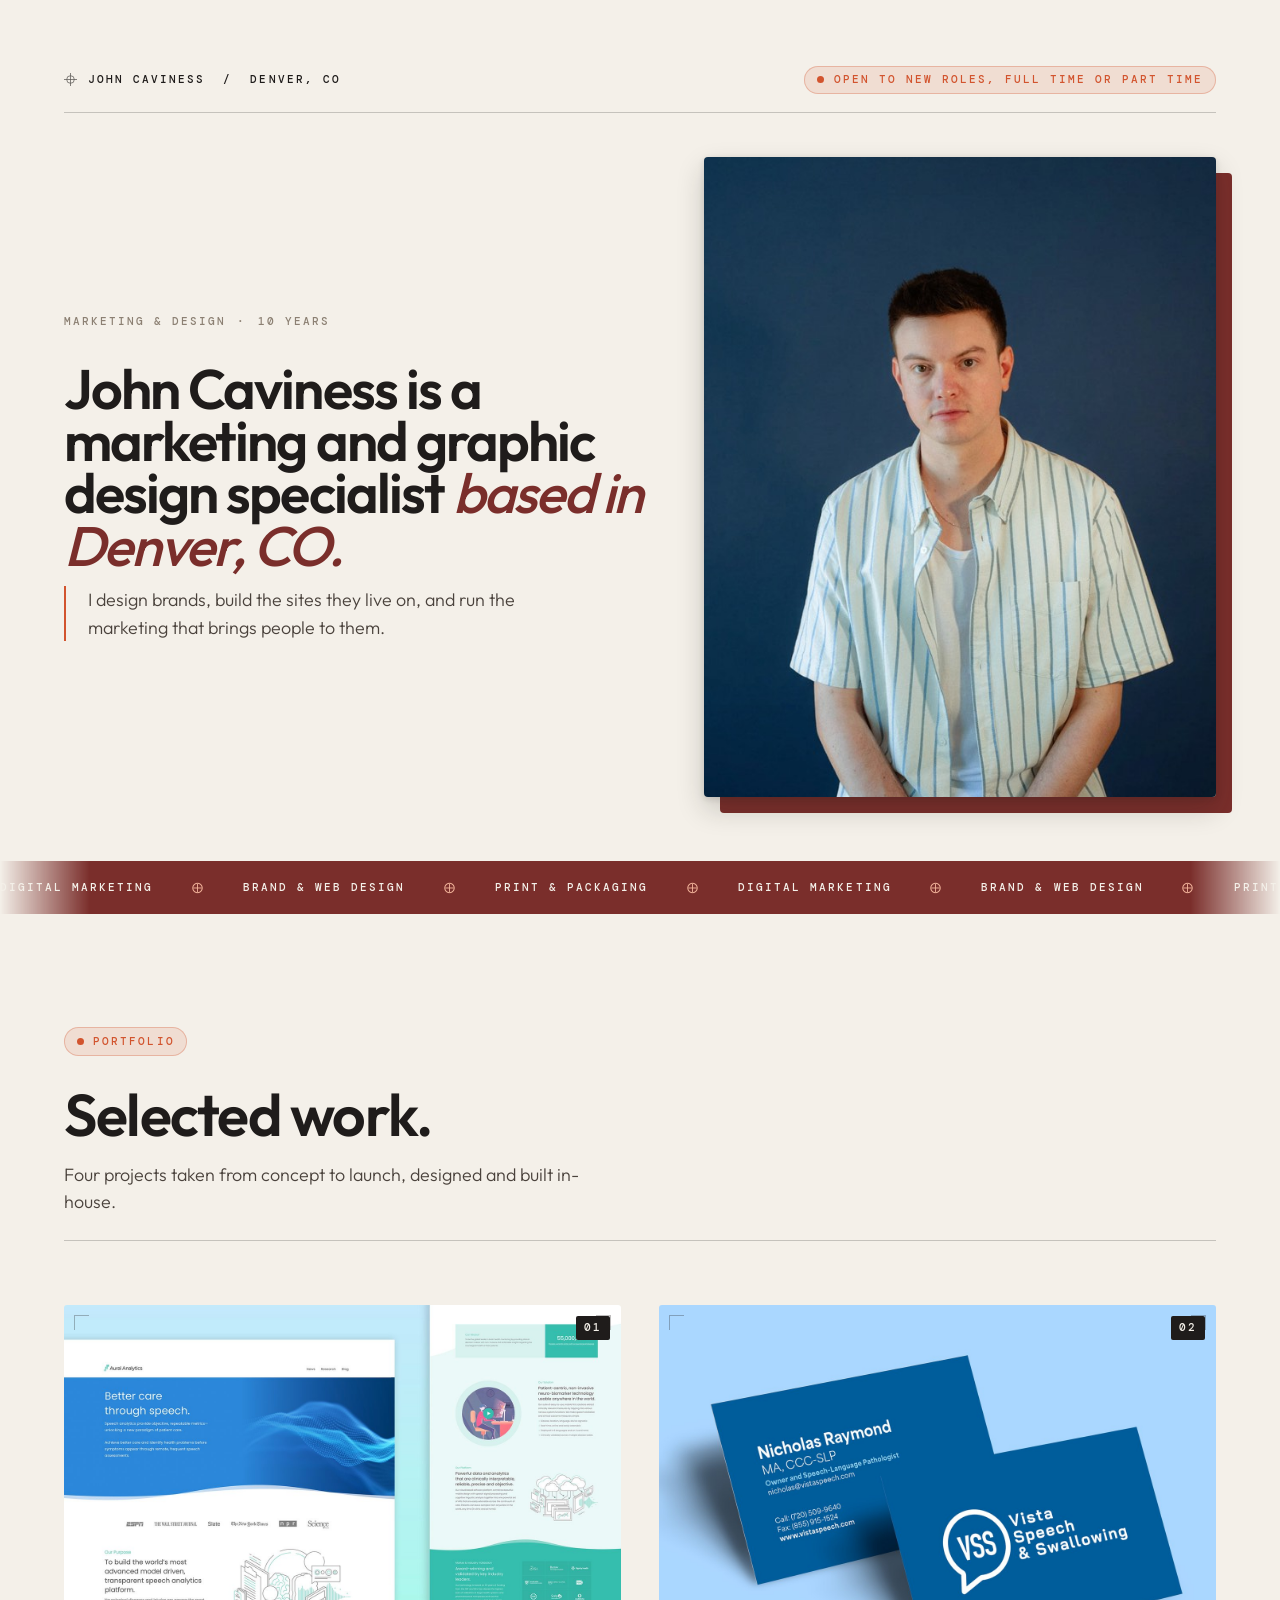
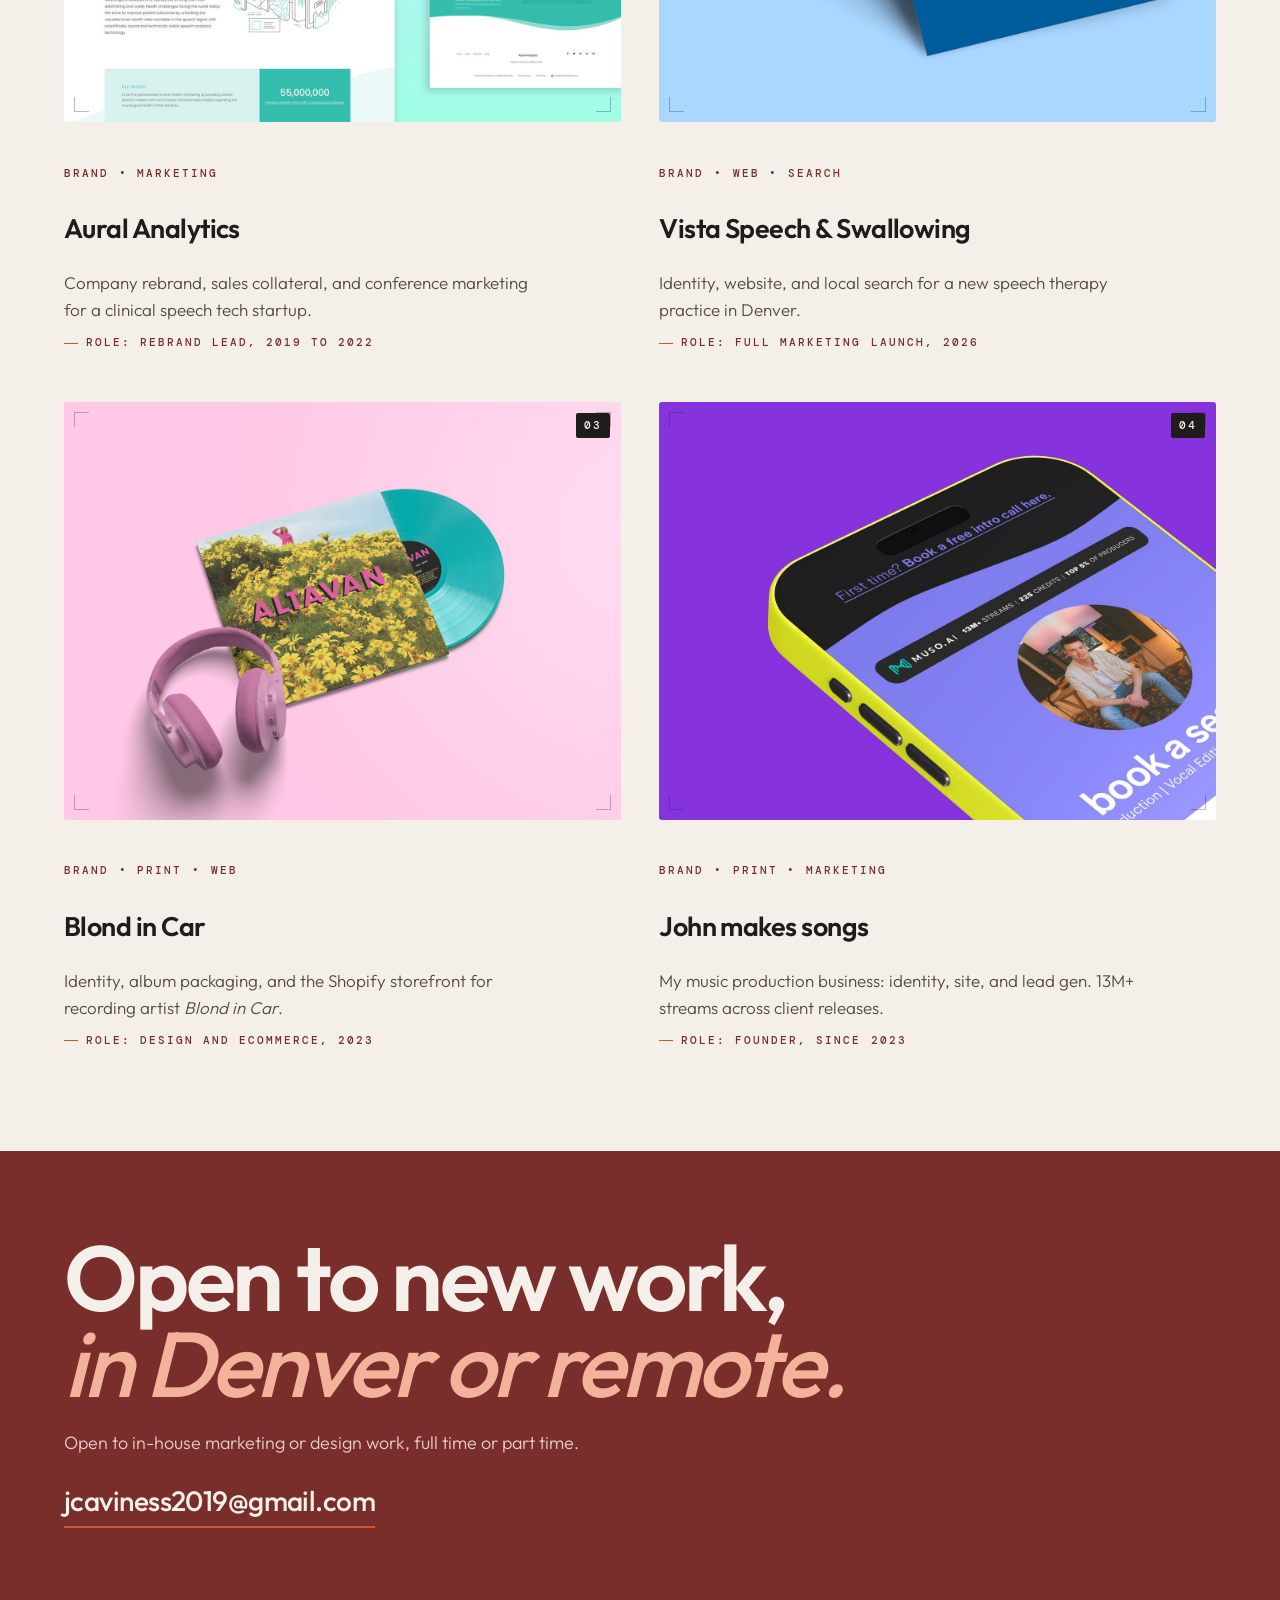
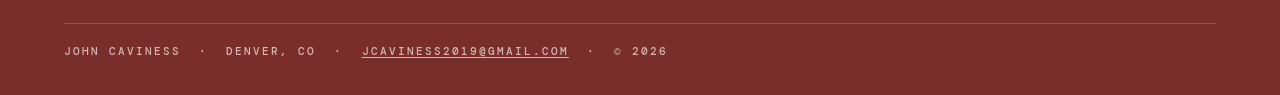
<file: index.html>
<!DOCTYPE html>
<html lang="en">
<head>
<meta charset="utf-8">
<meta name="viewport" content="width=device-width, initial-scale=1">
<meta name="robots" content="noindex, nofollow">
<meta name="description" content="John Caviness is a marketing and graphic design specialist in Denver, CO. Brand, web, print, and the campaigns that bring people in.">
<meta property="og:title" content="John Caviness &mdash; Marketing &amp; Graphic Design, Denver">
<meta property="og:description" content="John Caviness is a marketing and graphic design specialist in Denver, CO. Brand, web, print, and the campaigns that bring people in.">
<meta property="og:type" content="website">
<meta property="og:url" content="https://johnmakeswebsites.github.io/portfolio/">
<meta property="og:image" content="https://johnmakeswebsites.github.io/portfolio/assets/img/john-caviness.jpg">
<meta property="og:image:width" content="1200">
<meta property="og:image:height" content="630">
<meta property="og:image:alt" content="John Caviness">
<meta name="twitter:card" content="summary_large_image">
<title>John Caviness &mdash; Marketing &amp; Graphic Design, Denver</title>
<link rel="preconnect" href="https://fonts.googleapis.com">
<link rel="preconnect" href="https://fonts.gstatic.com" crossorigin>
<link rel="stylesheet" href="https://fonts.googleapis.com/css2?family=Outfit:wght@300;400;500;600;700&family=DM+Mono:wght@400;500&display=swap">

<style>
/* ============================================================
   TWO INKS, ONE PASS.
   Oxblood and vermilion on bone stock. Riso mechanics — overprint,
   halftone, misregistration, knockout — with a grown-up palette.
   Single committed visual world; every colour painted explicitly.
   ============================================================ */
:root{
  --paper:#F4F0E9;
  --paper-2:#EAE4D9;
  --ink:#1F1C1B;
  --ox:#7A2E2B;          /* ink 1 */
  --ox-lift:#96413B;
  --vermilion:#D2542E;   /* ink 2 */
  --vermilion-pale:#F2B39A;
  --overprint:#640F07;   /* where the two plates cross */
  --stone:#8C8073;
  --plate:#FBF9F4;      /* work tiles: a shade up from the page stock */

  --fs-display:clamp(2.9rem,7.2vw,6.5rem);
  --fs-h2:clamp(2rem,4.6vw,3.7rem);
  --fs-h3:clamp(1.3rem,2.1vw,1.85rem);
  --fs-lede:clamp(1.05rem,1.4vw,1.3rem);
  --fs-label:.7rem;

  --gutter:clamp(1.5rem,5vw,5rem);
  --max:1280px;
  --ease:cubic-bezier(.22,.61,.36,1);
}

*,*::before,*::after{box-sizing:border-box;}
html{-webkit-text-size-adjust:100%;scroll-behavior:smooth;}
@media (prefers-reduced-motion:reduce){html{scroll-behavior:auto;}}

body{
  margin:0;
  background:var(--paper);
  color:var(--ink);
  font-family:"Outfit",-apple-system,BlinkMacSystemFont,"Segoe UI",sans-serif;
  font-size:1.0625rem;line-height:1.6;
  -webkit-font-smoothing:antialiased;
  overflow-x:hidden;
}

img,canvas{max-width:100%;display:block;}

/* ---------- type primitives ---------- */
.label{
  font-family:"DM Mono",ui-monospace,"SFMono-Regular",Menlo,monospace;
  font-size:var(--fs-label);font-weight:500;letter-spacing:.18em;
  text-transform:uppercase;line-height:1.4;
}
.display{font-size:var(--fs-display);font-weight:600;line-height:.94;letter-spacing:-.035em;margin:0;}
.display-locked{text-wrap:initial;}
.h2{font-size:var(--fs-h2);font-weight:600;line-height:1;letter-spacing:-.03em;text-wrap:balance;margin:0;}
.h3{font-size:var(--fs-h3);font-weight:600;line-height:1.12;letter-spacing:-.02em;margin:0;}
.lede{font-size:var(--fs-lede);font-weight:300;line-height:1.52;margin:0;}
.ink-accent{color:var(--ox);font-weight:500;font-style:italic;}

.wrap{width:100%;max-width:var(--max);margin-inline:auto;padding-inline:var(--gutter);}
.reg{width:13px;height:13px;flex:0 0 auto;opacity:.7;}


/* ============================================================
   1. HERO — bone plate
   ============================================================ */
.hero{position:relative;padding-block:clamp(1.75rem,4vw,3rem) clamp(2.5rem,5vw,4.5rem);overflow:hidden;}
.rail{
  display:flex;align-items:center;justify-content:space-between;gap:1.5rem;flex-wrap:wrap;
  padding-block:1.1rem;border-bottom:1px solid rgba(31,28,27,.22);color:var(--stone);
}
.rail-left{display:flex;align-items:center;gap:.7rem;color:var(--ink);}
/* the pill: one shape shared by the availability badge and the section
   eyebrows — vermilion type over a wash of the same ink, hairline inside */
.status,.sec-eyebrow{
  display:inline-flex;align-items:center;gap:.6rem;
  padding:.4rem .8rem;border-radius:999px;
  color:var(--vermilion);
  background:rgba(210,84,46,.12);
  box-shadow:inset 0 0 0 1px rgba(210,84,46,.3);
}
.status .dot,.sec-eyebrow .dot{background:var(--vermilion);}
a.status{text-decoration:none;}
a.status:hover,a.status:focus-visible{background:rgba(210,84,46,.2);}
.dot{width:7px;height:7px;border-radius:50%;background:var(--ox);animation:pulse 2.6s var(--ease) infinite;}
@keyframes pulse{
  0%{box-shadow:0 0 0 0 rgba(210,84,46,.55);}
  70%{box-shadow:0 0 0 7px rgba(210,84,46,0);}
  100%{box-shadow:0 0 0 0 rgba(210,84,46,0);}
}

.hero-grid{
  display:grid;grid-template-columns:minmax(0,1.15fr) minmax(0,1fr);
  gap:clamp(2.5rem,4vw,4.25rem);align-items:center;padding-top:clamp(1.75rem,3.5vw,3.25rem);
}
@media (max-width:900px){.hero-grid{grid-template-columns:1fr;align-items:start;}}
.hero-eyebrow{display:flex;align-items:center;gap:.7rem;color:var(--stone);margin-bottom:clamp(1.25rem,2.5vw,2rem);}
.hero-body{display:grid;gap:clamp(1.5rem,3vw,2.25rem);margin-top:clamp(.75rem,1.2vw,1.1rem);}
.hero-lede{color:#4A423C;max-width:44ch;border-left:2px solid var(--vermilion);padding-left:1.35rem;}

/* ---------- the halftone portrait ---------- */
.portrait{position:relative;justify-self:end;width:100%;}
@media (min-width:901px){
  .portrait{max-width:calc((100vh - 15rem) * .8);}
}
/* A flat plate laid down first, off register, behind the photo. */
.plate-ghost{
  position:absolute;inset:0;
  transform:translate(16px,16px);
  border-radius:4px;
  background:var(--ox);
  pointer-events:none;
}
.plate{
  position:relative;
  aspect-ratio:4/5;
  border-radius:4px;
  overflow:hidden;
  background:var(--paper-2);
  /* lifts the photo off the oxblood plate behind it — warm ink, not black */
  box-shadow:0 2px 6px rgba(31,28,27,.14),0 12px 28px rgba(31,28,27,.20);
}
.plate img{
  position:absolute;inset:0;width:100%;height:100%;
  object-fit:cover;object-position:50% 14%;
}
.portrait-cap{
  position:absolute;left:0;bottom:0;z-index:3;
  display:flex;align-items:center;gap:.6rem;
  padding:.55rem 1rem;background:var(--ox);color:var(--paper);
  border-top-right-radius:8px;
}

/* ============================================================
   2. MARQUEE — oxblood plate, knockout type
   ============================================================ */
.marquee{
  position:relative;background:var(--ox);color:var(--paper);
  padding-block:1.15rem;overflow:hidden;
  -webkit-mask-image:linear-gradient(90deg,transparent,#000 7%,#000 93%,transparent);
  mask-image:linear-gradient(90deg,transparent,#000 7%,#000 93%,transparent);
}
.marquee-track{position:relative;z-index:2;display:flex;width:max-content;animation:slide 42s linear infinite;}
.marquee:hover .marquee-track{animation-play-state:paused;}
.marquee-set{display:flex;align-items:center;gap:2.4rem;padding-right:2.4rem;}
.marquee-set span{white-space:nowrap;}
.marquee-set .sep{color:var(--vermilion-pale);}
@keyframes slide{to{transform:translateX(-50%);}}
@media (prefers-reduced-motion:reduce){
  .marquee-track{animation:none;}
  .marquee{-webkit-mask-image:none;mask-image:none;}
}



/* ============================================================
   3. WORK — bone plate
   ============================================================ */
.work{background:var(--paper);padding-block:clamp(4rem,8vw,7rem);}
.sec-head{
  display:flex;align-items:flex-end;justify-content:space-between;gap:2rem;flex-wrap:wrap;
  padding-bottom:1.5rem;border-bottom:1px solid rgba(31,28,27,.22);
  margin-bottom:clamp(2.5rem,5vw,4rem);
}
.sec-head .label:not(.sec-eyebrow){color:var(--ox);display:flex;align-items:center;gap:.65rem;}
.sec-head-copy{display:grid;gap:1.1rem;max-width:52ch;}
.sec-count{color:var(--stone);}
/* the eyebrow prints in vermilion over a pale wash of the same ink, so the
   head carries both plates before the grid does */
.sec-eyebrow{justify-self:start;}
.sec-lede{color:#4A423C;max-width:46ch;}
.sec-count{display:flex;align-items:center;gap:.65rem;}
.sec-count::before{content:"";width:22px;height:1px;background:var(--ox);flex:none;}
.h2{position:relative;}
.work-grid{display:grid;grid-template-columns:repeat(2,minmax(0,1fr));gap:clamp(2rem,4vw,3.25rem) clamp(1.75rem,3vw,3rem);}
/* cards share the grid's rows, so plate, labels, titles and copy each sit
   on one baseline across a row regardless of how long the text runs */
@supports (grid-template-rows:subgrid){
  .work-grid{grid-auto-rows:auto;}
  .card{grid-row:span 4;grid-template-rows:subgrid;gap:0;}
  .card-plate{margin-bottom:1.25rem;}
  .card-meta{margin-bottom:.55rem;}
  .card-title{margin-bottom:.35rem;}
}
@media (max-width:800px){.work-grid{grid-template-columns:1fr;}}

.card{display:grid;gap:1.25rem;text-decoration:none;color:inherit;}
.card-role{
  color:var(--ox);display:inline-flex;align-items:center;gap:.5rem;margin-top:.7rem;
}
.card-role::before{content:"";width:14px;height:1px;background:var(--vermilion);flex:none;}
.card-plate{
  position:relative;aspect-ratio:4/3;border-radius:3px;overflow:hidden;
  background:var(--plate);box-shadow:inset 0 0 0 1px rgba(31,28,27,.13);
  transition:transform .4s var(--ease),box-shadow .4s var(--ease);
}
.card:hover .card-plate,.card:focus-visible .card-plate{transform:translate(-5px,-5px);box-shadow:inset 0 0 0 1px rgba(31,28,27,.13),5px 5px 0 0 var(--vermilion);}
.card:focus-visible{outline:none;}
.card:focus-visible .card-plate{outline:2px solid var(--ox);outline-offset:4px;}
/* One container for all four: light stock, hairline rule, identical
   padding. The palette lives in the frame now — brackets, badge, mono
   labels — so the grid reads as a set whatever the images are. */
.card-art{position:absolute;inset:0;background:var(--plate);}
.card-shot{
  position:absolute;inset:0;width:100%;height:100%;
  object-fit:cover;object-position:50% 50%;
  transition:transform .5s var(--ease);
}
/* interim state: no work photography yet, so the mark prints on the stock.
   swap .card-mark for .card-shot when the images land — nothing else changes. */
.card-mark{
  position:absolute;left:50%;top:50%;
  width:var(--logo-w);max-height:52%;
  transform:translate(-50%,-50%);
  object-fit:contain;
  filter:brightness(0);opacity:.82;
  transition:transform .5s var(--ease);
}
/* full-colour marks print as supplied — no ink conversion */
.card-mark.colour{filter:none;opacity:1;}
.card:hover .card-shot,.card:focus-visible .card-shot{transform:scale(1.03);}
.card:hover .card-mark,.card:focus-visible .card-mark{transform:translate(-50%,-50%) scale(1.03);}

.crop{position:absolute;width:15px;height:15px;pointer-events:none;opacity:.7;z-index:2;}
.crop-tl{top:10px;left:10px;border-top:1px solid rgba(31,28,27,.42);border-left:1px solid rgba(31,28,27,.42);}
.crop-tr{top:10px;right:10px;border-top:1px solid rgba(31,28,27,.42);border-right:1px solid rgba(31,28,27,.42);}
.crop-bl{bottom:10px;left:10px;border-bottom:1px solid rgba(31,28,27,.42);border-left:1px solid rgba(31,28,27,.42);}
.crop-br{bottom:10px;right:10px;border-bottom:1px solid rgba(31,28,27,.42);border-right:1px solid rgba(31,28,27,.42);}
.card-idx{position:absolute;top:11px;right:11px;z-index:2;background:var(--ink);color:var(--paper);padding:.28rem .5rem;border-radius:2px;}
.card-meta{display:flex;align-items:center;gap:.6rem;color:var(--ox);}
.card-title{display:flex;align-items:baseline;gap:.6rem;transition:color .25s var(--ease);}
.card:hover .card-title{color:var(--ox);}
.card-scope{color:#544B44;font-weight:300;max-width:44ch;margin:0;}

/* ============================================================
   4. CTA — solid oxblood plate, knockout type
   ============================================================ */
.cta{
  position:relative;background:var(--ox);color:var(--paper);
  padding-block:clamp(3.25rem,6.5vw,5.5rem) clamp(1.5rem,3vw,2.25rem);overflow:hidden;
}
.cta > *{position:relative;z-index:2;}
.cta-inner{display:grid;gap:clamp(2.25rem,4.5vw,3.5rem);}
.cta-head{display:grid;gap:1.4rem;justify-items:start;}
.cta .ink-accent{color:var(--vermilion-pale);}
.cta-body{color:#E7CFC9;max-width:46ch;}
.cta-mail{
  display:inline-block;color:var(--paper);text-decoration:none;
  font-size:clamp(1.15rem,2.4vw,1.75rem);font-weight:500;letter-spacing:-.02em;
  border-bottom:2px solid var(--vermilion);padding-bottom:.15rem;
}
.cta-mail:hover,.cta-mail:focus-visible{color:var(--vermilion-pale);}
.foot-mail{color:inherit;text-decoration:underline;text-underline-offset:2px;}
.foot-mail:hover,.foot-mail:focus-visible{color:var(--vermilion-pale);}

.foot{
  display:flex;justify-content:space-between;gap:1.5rem;flex-wrap:wrap;
  margin-top:clamp(1.5rem,3vw,2.5rem);padding-top:1.25rem;
  border-top:1px solid rgba(244,240,233,.22);color:#D3B6AF;
}
a:focus-visible{outline:2px solid var(--vermilion);outline-offset:3px;border-radius:2px;}

/* ---------- scroll reveal (JS-gated) ---------- */
.js-reveal .reveal{opacity:0;transform:translateY(16px);}
.js-reveal .reveal.is-in{opacity:1;transform:none;transition:opacity .7s var(--ease),transform .7s var(--ease);}
@media (prefers-reduced-motion:reduce){
  .js-reveal .reveal{opacity:1;transform:none;}
  .dot{animation:none;}
  .card-plate,.card-logo{transition:none;}
}
</style>
</head>
<body>
<!-- =================== 1. HERO =================== -->
<header class="hero">
  <div class="wrap">
    <div class="rail label">
      <div class="rail-left">
        <svg class="reg" viewBox="0 0 24 24" fill="none" aria-hidden="true">
          <circle cx="12" cy="12" r="7" stroke="currentColor" stroke-width="1.4"/>
          <path d="M12 0v24M0 12h24" stroke="currentColor" stroke-width="1.4"/>
        </svg>
        <span>John Caviness &nbsp;/&nbsp; Denver, CO</span>
      </div>
      <a class="status" href="mailto:jcaviness2019@gmail.com"><span class="dot"></span>Open to new roles, full time or part time</a>
    </div>

    <div class="hero-grid">
      <div>
        <div class="hero-eyebrow label">
          <span>Marketing &amp; Design</span><span>&middot;</span><span>10 Years</span>
        </div>

        <h1 class="display display-locked" style="font-size:clamp(2.2rem,4.35vw,3.9rem)">
          John Caviness is a marketing and graphic design specialist
          <span class="ink-accent">based in Denver, CO.</span>
        </h1>

        <div class="hero-body">
          <p class="lede hero-lede">
            I design brands, build the sites they live on, and run the marketing
            that brings people to them.
          </p>
        </div>
      </div>

      <div class="portrait">
        <div class="plate-ghost" aria-hidden="true"></div>
        <div class="plate" id="plate">
          <img id="src" src="[data-uri]" alt="John Caviness.">
        </div>
      </div>
    </div>
  </div>
</header>

<!-- =================== 2. MARQUEE =================== -->
<div class="marquee" aria-hidden="true">
  <div class="marquee-track">
    <div class="marquee-set label">
      <span>Digital Marketing</span><span class="sep">&#10753;</span><span>Brand &amp; Web Design</span><span class="sep">&#10753;</span><span>Print &amp; Packaging</span><span class="sep">&#10753;</span><span>Digital Marketing</span><span class="sep">&#10753;</span><span>Brand &amp; Web Design</span><span class="sep">&#10753;</span><span>Print &amp; Packaging</span><span class="sep">&#10753;</span><span>Digital Marketing</span><span class="sep">&#10753;</span><span>Brand &amp; Web Design</span><span class="sep">&#10753;</span><span>Print &amp; Packaging</span><span class="sep">&#10753;</span>
    </div>
    <div class="marquee-set label">
      <span>Digital Marketing</span><span class="sep">&#10753;</span><span>Brand &amp; Web Design</span><span class="sep">&#10753;</span><span>Print &amp; Packaging</span><span class="sep">&#10753;</span><span>Digital Marketing</span><span class="sep">&#10753;</span><span>Brand &amp; Web Design</span><span class="sep">&#10753;</span><span>Print &amp; Packaging</span><span class="sep">&#10753;</span><span>Digital Marketing</span><span class="sep">&#10753;</span><span>Brand &amp; Web Design</span><span class="sep">&#10753;</span><span>Print &amp; Packaging</span><span class="sep">&#10753;</span>
    </div>
  </div>
</div>

<!-- =================== 3. WORK =================== -->
<section class="work" id="work">
  <div class="wrap">
    <div class="sec-head reveal">
      <div class="sec-head-copy">
        <p class="label sec-eyebrow"><span class="dot" aria-hidden="true"></span>Portfolio</p>
        <h2 class="h2">Selected work.</h2>
        <p class="lede sec-lede">
          Four projects taken from concept to launch, designed and built in-house.
        </p>
      </div>
    </div>
        <div class="work-grid">

      <a class="card reveal" href="projects/aural-analytics.html">
        <div class="card-plate">
          <div class="card-art">
            <img class="card-shot" src="assets/img/work/aural-analytics-web.jpg" alt="The Aural Analytics website, home page and interior scroll">
          </div>
          <span class="crop crop-tl"></span><span class="crop crop-tr"></span>
          <span class="crop crop-bl"></span><span class="crop crop-br"></span>
          <span class="card-idx label">01</span>
        </div>
        <div class="card-meta label"><span>Brand</span><span>&bull;</span><span>Marketing</span></div>
        <h3 class="h3 card-title">Aural Analytics</h3>
        <div>
          <p class="card-scope">Company rebrand, sales collateral, and conference marketing for a clinical speech tech startup.</p>
          <span class="card-role label">Role: Rebrand lead, 2019 to 2022</span>
        </div>
      </a>

      <a class="card reveal" href="projects/vista-speech-and-swallowing.html">
        <div class="card-plate">
          <div class="card-art">
            <img class="card-shot" src="assets/img/work/vista-card.jpg" alt="Vista Speech &amp; Swallowing business cards" loading="lazy">
          </div>
          <span class="crop crop-tl"></span><span class="crop crop-tr"></span>
          <span class="crop crop-bl"></span><span class="crop crop-br"></span>
          <span class="card-idx label">02</span>
        </div>
        <div class="card-meta label"><span>Brand</span><span>&bull;</span><span>Web</span><span>&bull;</span><span>Search</span></div>
        <h3 class="h3 card-title">Vista Speech &amp; Swallowing</h3>
        <div>
          <p class="card-scope">Identity, website, and local search for a new speech therapy practice in Denver.</p>
          <span class="card-role label">Role: Full marketing launch, 2026</span>
        </div>
      </a>

      <a class="card reveal" href="projects/blond-in-car.html">
        <div class="card-plate">
          <div class="card-art">
            <img class="card-shot" src="assets/img/work/bic-vinyl.jpg" alt="The Altavan record, sleeve and turquoise vinyl" loading="lazy">
          </div>
          <span class="crop crop-tl"></span><span class="crop crop-tr"></span>
          <span class="crop crop-bl"></span><span class="crop crop-br"></span>
          <span class="card-idx label">03</span>
        </div>
        <div class="card-meta label"><span>Brand</span><span>&bull;</span><span>Print</span><span>&bull;</span><span>Web</span></div>
        <h3 class="h3 card-title">Blond in Car</h3>
        <div>
          <p class="card-scope">Identity, album packaging, and the Shopify storefront for recording artist <i>Blond in Car</i>.</p>
          <span class="card-role label">Role: Design and ecommerce, 2023</span>
        </div>
      </a>

      <a class="card reveal" href="projects/john-makes-songs.html">
        <div class="card-plate">
          <div class="card-art">
            <img class="card-shot" src="assets/img/work/jms-mobile.jpg" alt="The John makes songs site on a phone" loading="lazy">
          </div>
          <span class="crop crop-tl"></span><span class="crop crop-tr"></span>
          <span class="crop crop-bl"></span><span class="crop crop-br"></span>
          <span class="card-idx label">04</span>
        </div>
        <div class="card-meta label"><span>Brand</span><span>&bull;</span><span>Print</span><span>&bull;</span><span>Marketing</span></div>
        <h3 class="h3 card-title">John makes songs</h3>
        <div>
          <p class="card-scope">My music production business: identity, site, and lead gen. 13M+ streams across client releases.</p>
          <span class="card-role label">Role: Founder, since 2023</span>
        </div>
      </a>

    </div>
  </div>
</section>

<!-- =================== 4. CTA =================== -->
<section class="cta" id="contact">
  <div class="wrap cta-inner">
    <div class="cta-head reveal">
      <h2 class="display display-locked">Open to new work,<br><span class="ink-accent">in Denver or remote.</span></h2>
      <p class="lede cta-body">
        Open to in-house marketing or design work, full time or part time.
      </p>
      <a class="cta-mail" href="mailto:jcaviness2019@gmail.com">jcaviness2019@gmail.com</a>
    </div>

    <div class="foot label">
      <span>John Caviness &nbsp;&middot;&nbsp; Denver, CO &nbsp;&middot;&nbsp; <a class="foot-mail" href="mailto:jcaviness2019@gmail.com">jcaviness2019@gmail.com</a> &nbsp;&middot;&nbsp; &copy; 2026</span>
    </div>
  </div>
</section>

<script>
/* ---------- scroll reveal ---------- */
(function(){
  if(!("IntersectionObserver" in window)) return;
  document.documentElement.classList.add("js-reveal");
  var io = new IntersectionObserver(function(es){
    es.forEach(function(e){ if(e.isIntersecting){ e.target.classList.add("is-in"); io.unobserve(e.target); } });
  },{rootMargin:"0px 0px -12% 0px",threshold:.08});
  var items = document.querySelectorAll(".reveal");
  for(var i = 0; i < items.length; i++){
    items[i].style.transitionDelay = (Math.min(i,3) * 70) + "ms";
    io.observe(items[i]);
  }
})();
</script>
</body>
</html>
</file>
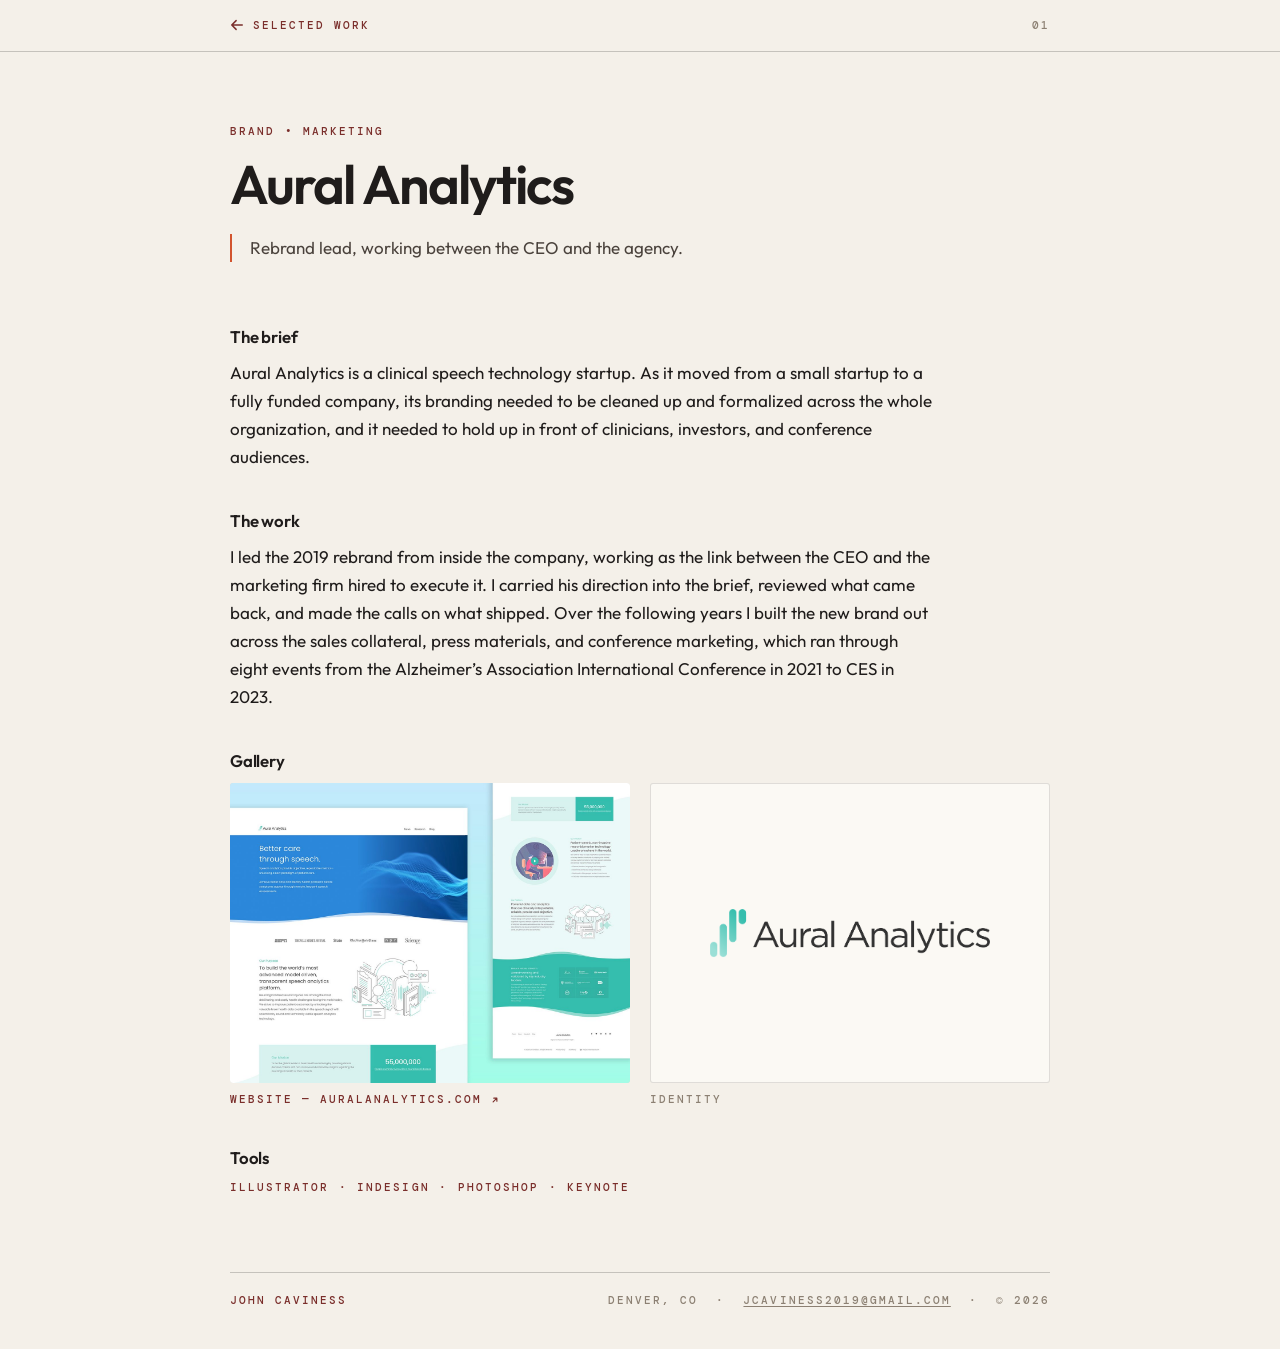
<file: projects/aural-analytics.html>
<!DOCTYPE html>
<html lang="en">
<head>
<meta charset="utf-8">
<meta name="viewport" content="width=device-width, initial-scale=1">
<meta name="robots" content="noindex, nofollow">
<title>Aural Analytics &mdash; John Caviness</title>
<meta name="description" content="Leading a clinical speech technology startup&rsquo;s rebrand between the CEO and the agency, then carrying it across sales collateral and conference marketing.">
<link rel="canonical" href="https://johnmakeswebsites.github.io/portfolio/projects/aural-analytics.html">
<meta property="og:type" content="article">
<meta property="og:title" content="Aural Analytics &mdash; John Caviness">
<meta property="og:description" content="Leading a clinical speech technology startup&rsquo;s rebrand between the CEO and the agency, then carrying it across sales collateral and conference marketing.">
<meta property="og:url" content="https://johnmakeswebsites.github.io/portfolio/projects/aural-analytics.html">
<link rel="preconnect" href="https://fonts.googleapis.com">
<link rel="preconnect" href="https://fonts.gstatic.com" crossorigin>
<link rel="stylesheet" href="https://fonts.googleapis.com/css2?family=Outfit:wght@300;400;500;600;700&family=DM+Mono:wght@400;500&display=swap">
<link rel="stylesheet" href="../assets/css/project.css">
</head>
<body>

<header class="top">
  <div class="wrap top-inner label">
    <a class="back" href="../index.html">
      <svg width="14" height="14" viewBox="0 0 16 16" fill="none" aria-hidden="true">
        <path d="M14 8H2M7 3L2 8l5 5" stroke="currentColor" stroke-width="1.7" stroke-linecap="round" stroke-linejoin="round"/>
      </svg>
      Selected work
    </a>
    <span class="idx">01</span>
  </div>
</header>

<div class="wrap head">
  <div class="disc label"><span>Brand</span><span>&bull;</span><span>Marketing</span></div>
  <h1>Aural Analytics</h1>
  <p class="role">Rebrand lead, working between the CEO and the agency.</p>
</div>

<main class="wrap body">
  <section>
    <h2>The brief</h2>
    <p>Aural Analytics is a clinical speech technology startup. As it moved from a small startup to a fully funded company, its branding needed to be cleaned up and formalized across the whole organization, and it needed to hold up in front of clinicians, investors, and conference audiences.</p>
  </section>
  <section>
    <h2>The work</h2>
    <p>I led the 2019 rebrand from inside the company, working as the link between the CEO and the marketing firm hired to execute it. I carried his direction into the brief, reviewed what came back, and made the calls on what shipped. Over the following years I built the new brand out across the sales collateral, press materials, and conference marketing, which ran through eight events from the Alzheimer&rsquo;s Association International Conference in 2021 to CES in 2023.</p>
  </section>
  <section>
    <h2>Gallery</h2>
    <div class="gallery">
      <figure>
        <a class="figlink" href="https://auralanalytics.com" target="_blank" rel="noopener">
          <div class="plate shot"><img src="../assets/img/work/aural-analytics-web.jpg" alt="The Aural Analytics website, home page and interior scroll"></div>
          <figcaption class="label">
            Website &mdash; auralanalytics.com
            <svg width="10" height="10" viewBox="0 0 16 16" fill="none" aria-hidden="true">
              <path d="M5 11L11 5M11 5H6M11 5v5" stroke="currentColor" stroke-width="1.8" stroke-linecap="round" stroke-linejoin="round"/>
            </svg>
          </figcaption>
        </a>
      </figure>
      <figure>
        <div class="plate colour"><img src="../assets/img/logos/aural-analytics.png" alt="Aural Analytics logo"></div>
        <figcaption class="label">Identity</figcaption>
      </figure>
    </div>
  </section>
  <section>
    <h2>Tools</h2>
    <div class="tools label"><span>Illustrator</span><span>&middot;</span><span>InDesign</span><span>&middot;</span><span>Photoshop</span><span>&middot;</span><span>Keynote</span></div>
  </section>
</main>

<footer class="wrap foot label">
  <a class="back" href="../index.html">John Caviness</a>
  <span>Denver, CO &nbsp;&middot;&nbsp; <a class="foot-mail" href="mailto:jcaviness2019@gmail.com">jcaviness2019@gmail.com</a> &nbsp;&middot;&nbsp; &copy; 2026</span>
</footer>

<script src="../assets/js/lightbox.js" defer></script>
</body>
</html>
</file>
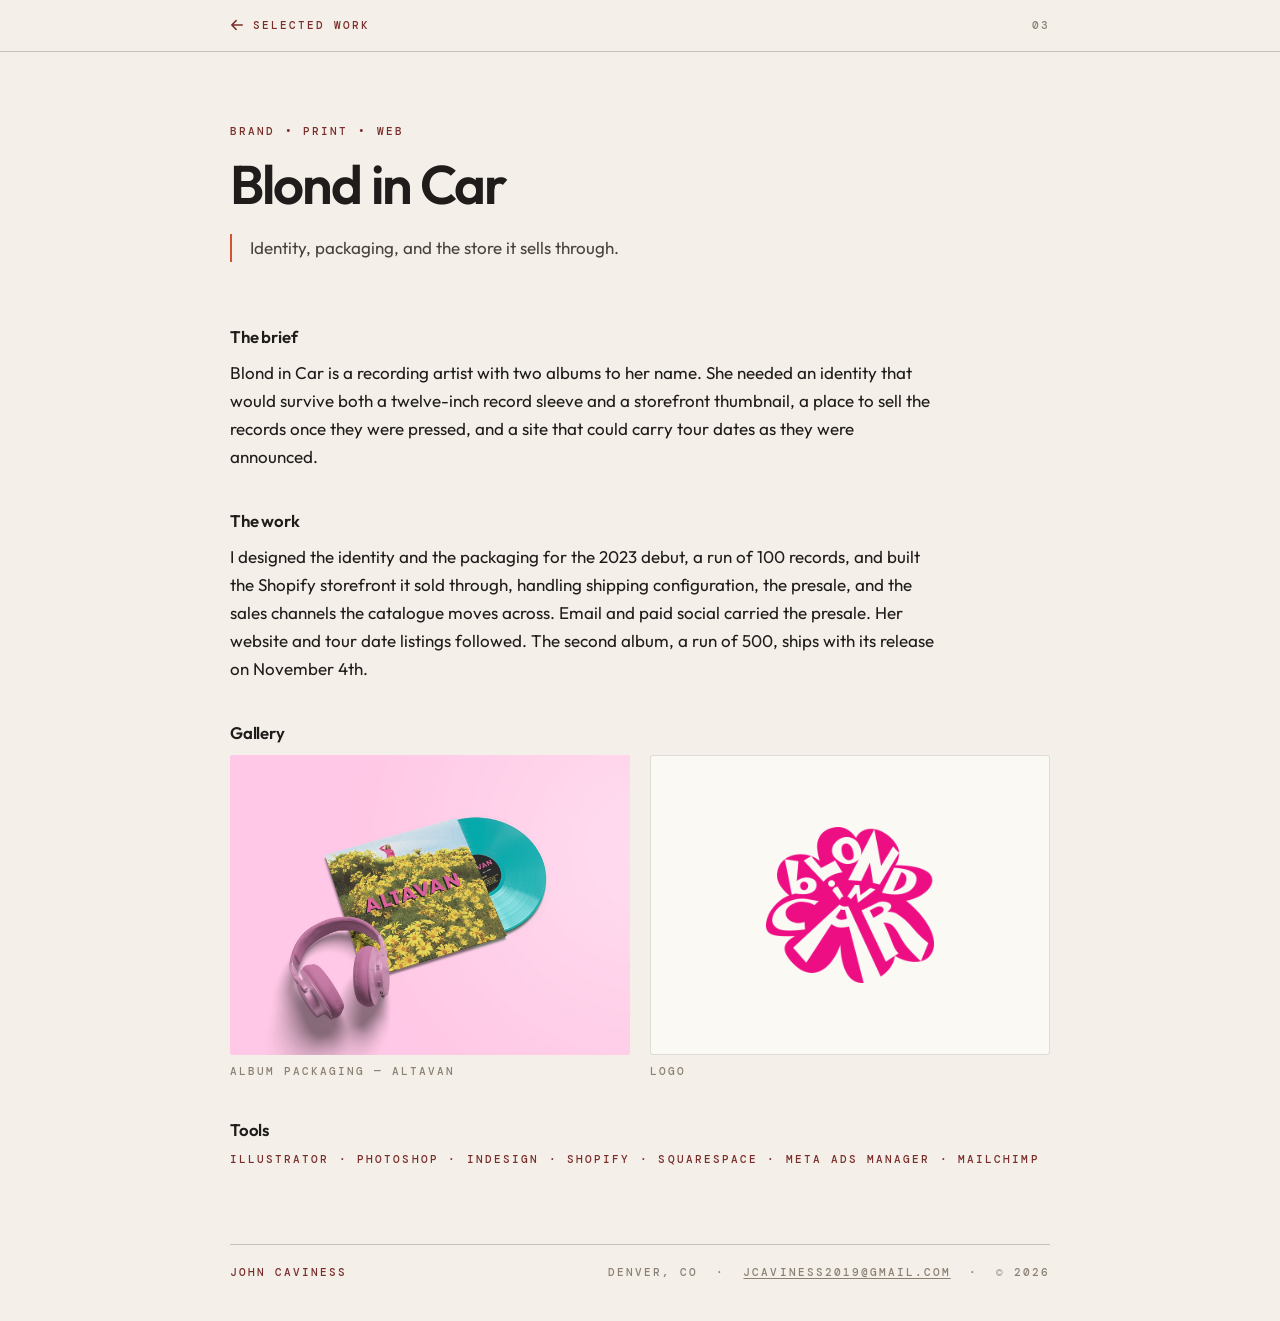
<file: projects/blond-in-car.html>
<!DOCTYPE html>
<html lang="en">
<head>
<meta charset="utf-8">
<meta name="viewport" content="width=device-width, initial-scale=1">
<meta name="robots" content="noindex, nofollow">
<title>Blond in Car &mdash; John Caviness</title>
<meta name="description" content="Identity, album packaging, and the Shopify storefront behind two vinyl releases for recording artist Blond in Car.">
<link rel="canonical" href="https://johnmakeswebsites.github.io/portfolio/projects/blond-in-car.html">
<meta property="og:type" content="article">
<meta property="og:title" content="Blond in Car &mdash; John Caviness">
<meta property="og:description" content="Identity, album packaging, and the Shopify storefront behind two vinyl releases for recording artist Blond in Car.">
<meta property="og:url" content="https://johnmakeswebsites.github.io/portfolio/projects/blond-in-car.html">
<link rel="preconnect" href="https://fonts.googleapis.com">
<link rel="preconnect" href="https://fonts.gstatic.com" crossorigin>
<link rel="stylesheet" href="https://fonts.googleapis.com/css2?family=Outfit:wght@300;400;500;600;700&family=DM+Mono:wght@400;500&display=swap">
<link rel="stylesheet" href="../assets/css/project.css">
</head>
<body>

<header class="top">
  <div class="wrap top-inner label">
    <a class="back" href="../index.html">
      <svg width="14" height="14" viewBox="0 0 16 16" fill="none" aria-hidden="true">
        <path d="M14 8H2M7 3L2 8l5 5" stroke="currentColor" stroke-width="1.7" stroke-linecap="round" stroke-linejoin="round"/>
      </svg>
      Selected work
    </a>
    <span class="idx">03</span>
  </div>
</header>

<div class="wrap head">
  <div class="disc label"><span>Brand</span><span>&bull;</span><span>Print</span><span>&bull;</span><span>Web</span></div>
  <h1>Blond in Car</h1>
  <p class="role">Identity, packaging, and the store it sells through.</p>
</div>

<main class="wrap body">
  <section>
    <h2>The brief</h2>
    <p>Blond in Car is a recording artist with two albums to her name. She needed an identity that would survive both a twelve-inch record sleeve and a storefront thumbnail, a place to sell the records once they were pressed, and a site that could carry tour dates as they were announced.</p>
  </section>
  <section>
    <h2>The work</h2>
    <p>I designed the identity and the packaging for the 2023 debut, a run of 100 records, and built the Shopify storefront it sold through, handling shipping configuration, the presale, and the sales channels the catalogue moves across. Email and paid social carried the presale. Her website and tour date listings followed. The second album, a run of 500, ships with its release on November 4th.</p>
  </section>
  <section>
    <h2>Gallery</h2>
    <div class="gallery">
      <figure>
        <div class="plate shot"><img src="../assets/img/work/bic-vinyl.jpg" alt="The Altavan record, sleeve and turquoise vinyl, with headphones"></div>
        <figcaption class="label">Album packaging &mdash; Altavan</figcaption>
      </figure>
      <figure>
        <div class="plate colour"><img src="../assets/img/logos/blond-in-car.png" alt="Blond in Car logo"></div>
        <figcaption class="label">Logo</figcaption>
      </figure>
    </div>
  </section>
  <section>
    <h2>Tools</h2>
    <div class="tools label"><span>Illustrator</span><span>&middot;</span><span>Photoshop</span><span>&middot;</span><span>InDesign</span><span>&middot;</span><span>Shopify</span><span>&middot;</span><span>Squarespace</span><span>&middot;</span><span>Meta Ads Manager</span><span>&middot;</span><span>Mailchimp</span></div>
  </section>
</main>

<footer class="wrap foot label">
  <a class="back" href="../index.html">John Caviness</a>
  <span>Denver, CO &nbsp;&middot;&nbsp; <a class="foot-mail" href="mailto:jcaviness2019@gmail.com">jcaviness2019@gmail.com</a> &nbsp;&middot;&nbsp; &copy; 2026</span>
</footer>

<script src="../assets/js/lightbox.js" defer></script>
</body>
</html>
</file>
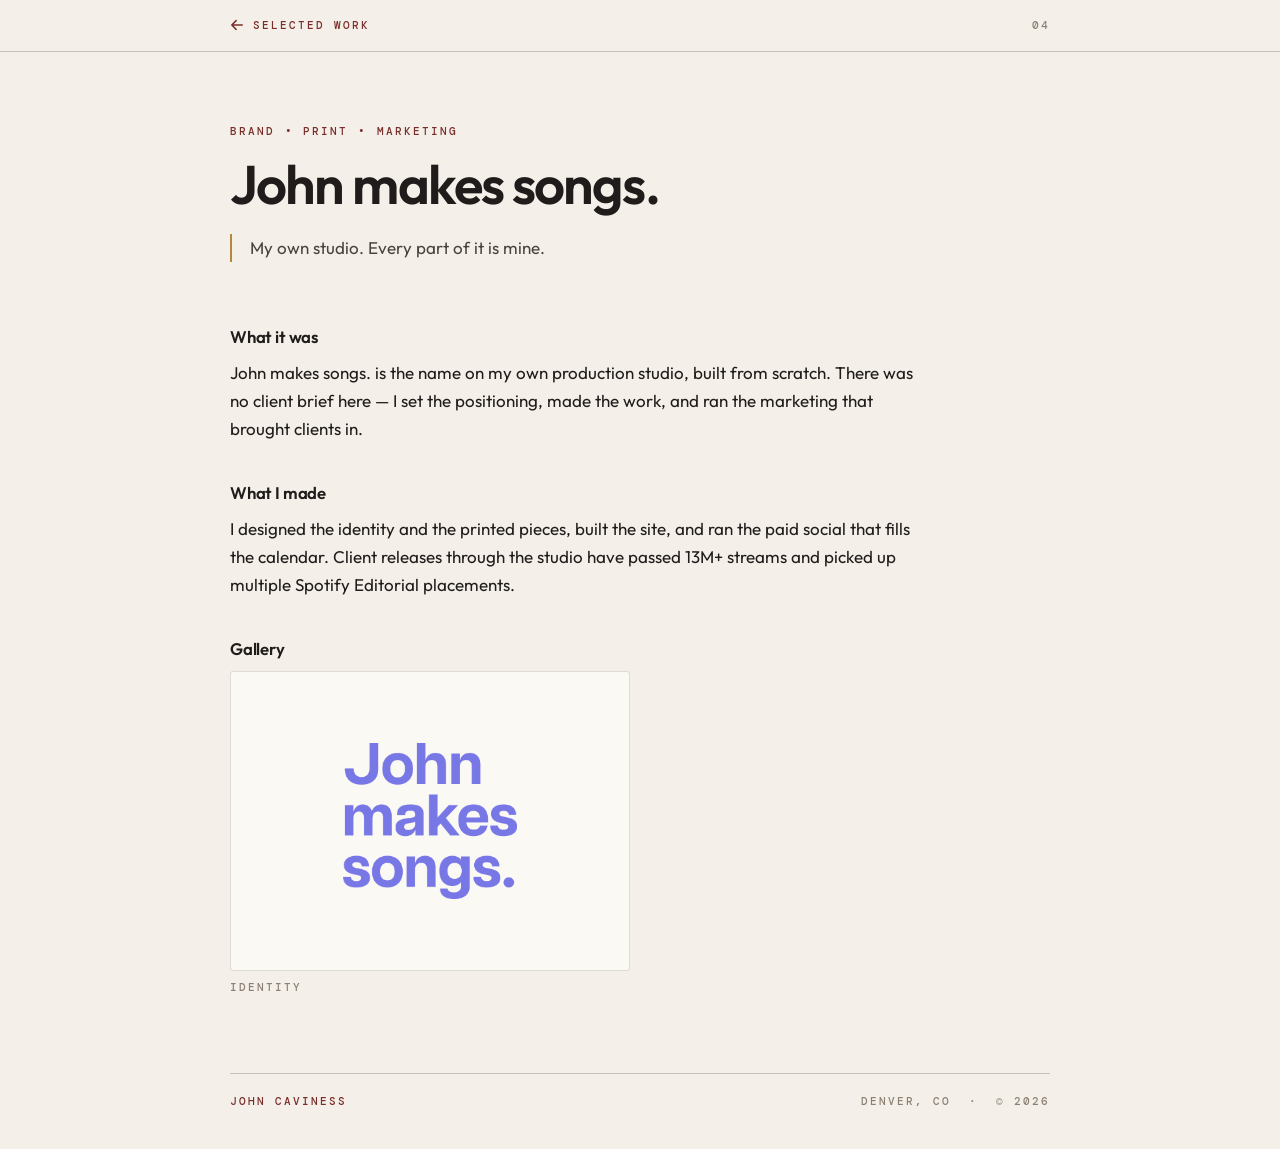
<file: projects/john-caviness-music.html>
<!DOCTYPE html>
<html lang="en">
<head>
<meta charset="utf-8">
<meta name="viewport" content="width=device-width, initial-scale=1">
<title>John makes songs. &mdash; John Caviness</title>
<meta name="description" content="Identity, site, and paid social for John makes songs. &mdash; my own production studio.">
<link rel="canonical" href="https://johnmakeswebsites.github.io/portfolio/projects/john-caviness-music.html">
<meta property="og:type" content="article">
<meta property="og:title" content="John makes songs. &mdash; John Caviness">
<meta property="og:description" content="Identity, site, and paid social for John makes songs. &mdash; my own production studio.">
<meta property="og:url" content="https://johnmakeswebsites.github.io/portfolio/projects/john-caviness-music.html">
<link rel="preconnect" href="https://fonts.googleapis.com">
<link rel="preconnect" href="https://fonts.gstatic.com" crossorigin>
<link rel="stylesheet" href="https://fonts.googleapis.com/css2?family=Outfit:wght@300;400;500;600;700&family=DM+Mono:wght@400;500&display=swap">
<link rel="stylesheet" href="../assets/project.css">
</head>
<body>

<header class="top">
  <div class="wrap top-inner label">
    <a class="back" href="../index.html">
      <svg width="14" height="14" viewBox="0 0 16 16" fill="none" aria-hidden="true">
        <path d="M14 8H2M7 3L2 8l5 5" stroke="currentColor" stroke-width="1.7" stroke-linecap="round" stroke-linejoin="round"/>
      </svg>
      Selected work
    </a>
    <span class="idx">04</span>
  </div>
</header>

<div class="wrap head">
  <div class="disc label"><span>Brand</span><span>&bull;</span><span>Print</span><span>&bull;</span><span>Marketing</span></div>
  <h1>John makes songs.</h1>
  <p class="role">My own studio. Every part of it is mine.</p>
</div>

<main class="wrap body">
  <section>
    <h2>What it was</h2>
    <p>John makes songs. is the name on my own production studio, built from scratch. There was no client brief here &mdash; I set the positioning, made the work, and ran the marketing that brought clients in.</p>
  </section>
  <section>
    <h2>What I made</h2>
    <p>I designed the identity and the printed pieces, built the site, and ran the paid social that fills the calendar. Client releases through the studio have passed 13M+ streams and picked up multiple Spotify Editorial placements.</p>
  </section>
  <section>
    <h2>Gallery</h2>
    <div class="gallery">
      <figure>
        <div class="plate colour"><img src="../assets/john-caviness-music-color.png" alt="John makes songs. wordmark"></div>
        <figcaption class="label">Identity</figcaption>
      </figure>
    </div>
  </section>
</main>

<footer class="wrap foot label">
  <a class="back" href="../index.html">John Caviness</a>
  <span>Denver, CO &nbsp;&middot;&nbsp; &copy; 2026</span>
</footer>

</body>
</html>
</file>
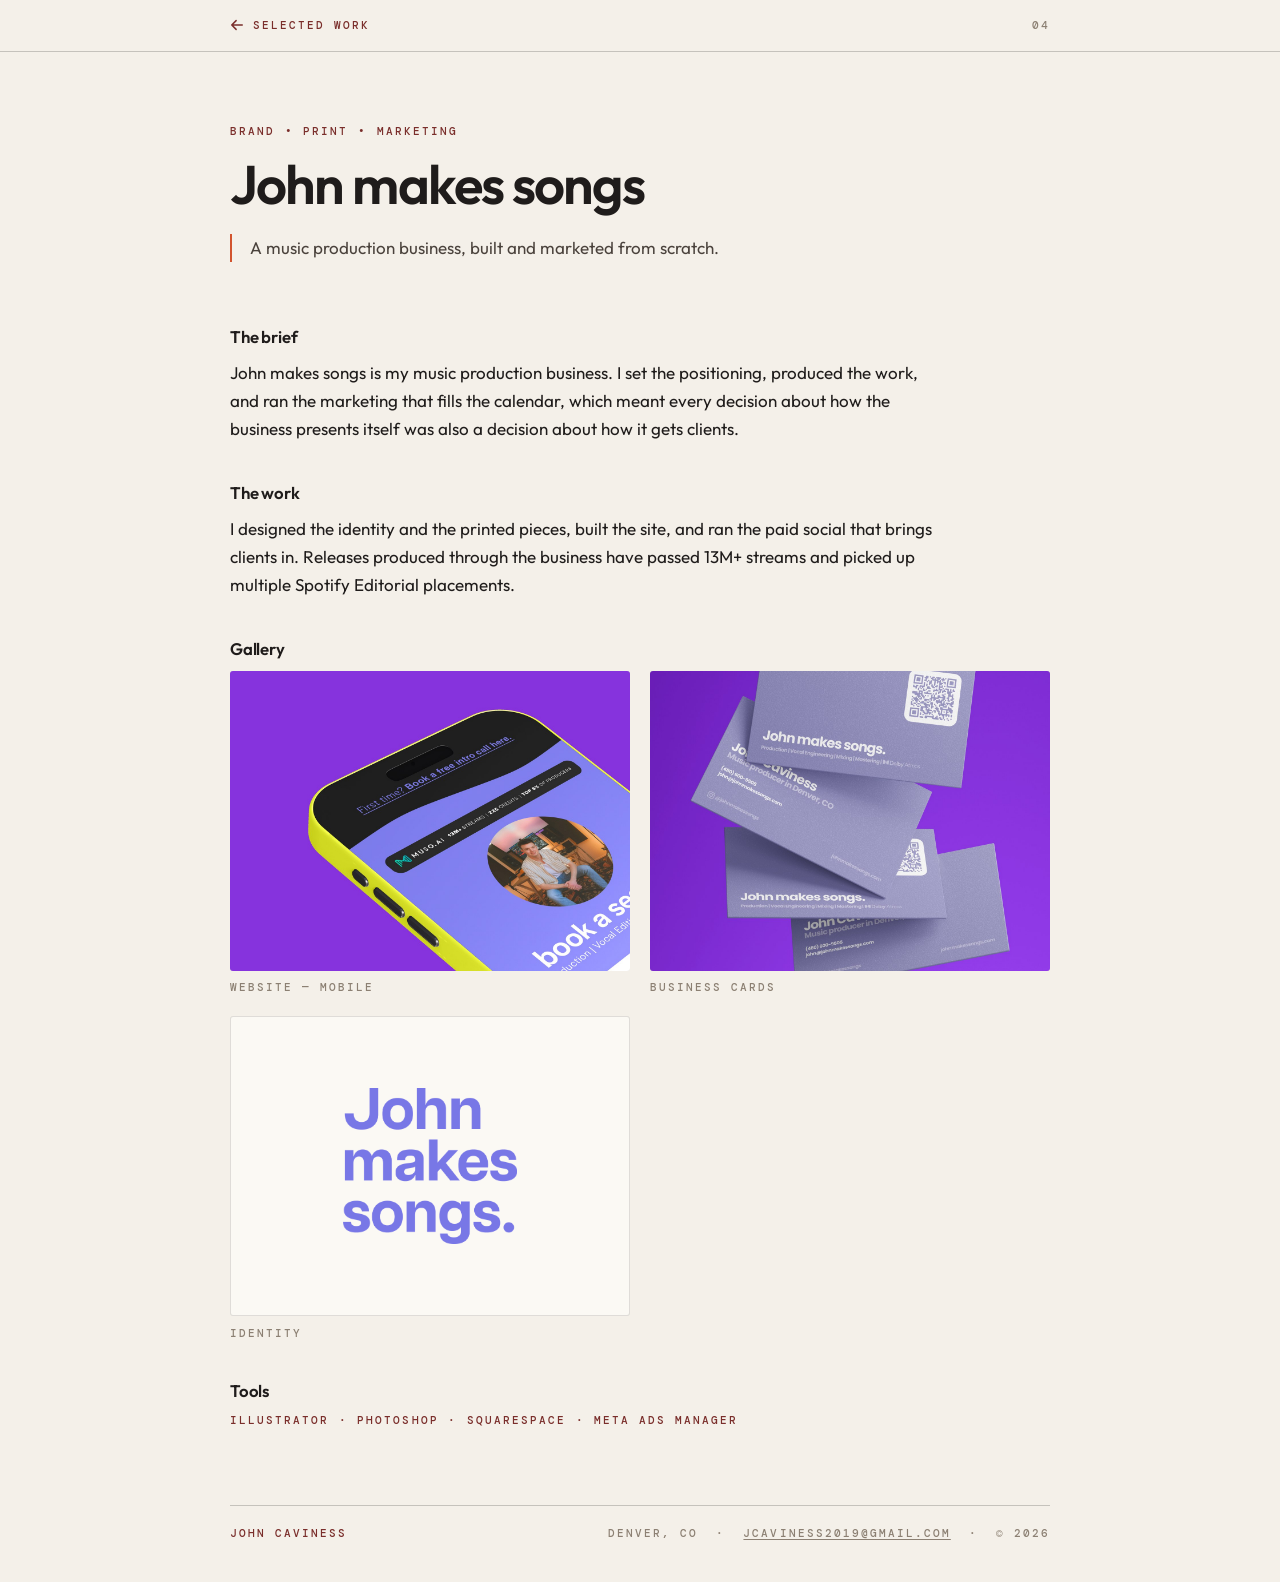
<file: projects/john-makes-songs.html>
<!DOCTYPE html>
<html lang="en">
<head>
<meta charset="utf-8">
<meta name="viewport" content="width=device-width, initial-scale=1">
<meta name="robots" content="noindex, nofollow">
<title>John makes songs &mdash; John Caviness</title>
<meta name="description" content="Identity, site, and paid social for John makes songs, a music production business built from scratch.">
<link rel="canonical" href="https://johnmakeswebsites.github.io/portfolio/projects/john-makes-songs.html">
<meta property="og:type" content="article">
<meta property="og:title" content="John makes songs &mdash; John Caviness">
<meta property="og:description" content="Identity, site, and paid social for John makes songs, a music production business built from scratch.">
<meta property="og:url" content="https://johnmakeswebsites.github.io/portfolio/projects/john-makes-songs.html">
<link rel="preconnect" href="https://fonts.googleapis.com">
<link rel="preconnect" href="https://fonts.gstatic.com" crossorigin>
<link rel="stylesheet" href="https://fonts.googleapis.com/css2?family=Outfit:wght@300;400;500;600;700&family=DM+Mono:wght@400;500&display=swap">
<link rel="stylesheet" href="../assets/css/project.css">
</head>
<body>

<header class="top">
  <div class="wrap top-inner label">
    <a class="back" href="../index.html">
      <svg width="14" height="14" viewBox="0 0 16 16" fill="none" aria-hidden="true">
        <path d="M14 8H2M7 3L2 8l5 5" stroke="currentColor" stroke-width="1.7" stroke-linecap="round" stroke-linejoin="round"/>
      </svg>
      Selected work
    </a>
    <span class="idx">04</span>
  </div>
</header>

<div class="wrap head">
  <div class="disc label"><span>Brand</span><span>&bull;</span><span>Print</span><span>&bull;</span><span>Marketing</span></div>
  <h1>John makes songs</h1>
  <p class="role">A music production business, built and marketed from scratch.</p>
</div>

<main class="wrap body">
  <section>
    <h2>The brief</h2>
    <p>John makes songs is my music production business. I set the positioning, produced the work, and ran the marketing that fills the calendar, which meant every decision about how the business presents itself was also a decision about how it gets clients.</p>
  </section>
  <section>
    <h2>The work</h2>
    <p>I designed the identity and the printed pieces, built the site, and ran the paid social that brings clients in. Releases produced through the business have passed 13M+ streams and picked up multiple Spotify Editorial placements.</p>
  </section>
  <section>
    <h2>Gallery</h2>
    <div class="gallery">
      <figure>
        <div class="plate shot"><img src="../assets/img/work/jms-mobile.jpg" alt="The John makes songs site on a phone, showing the booking header"></div>
        <figcaption class="label">Website &mdash; mobile</figcaption>
      </figure>
      <figure>
        <div class="plate shot"><img src="../assets/img/work/jms-cards.jpg" alt="John makes songs business cards, front and back"></div>
        <figcaption class="label">Business cards</figcaption>
      </figure>
      <figure>
        <div class="plate colour"><img src="../assets/img/logos/john-makes-songs.png" alt="John makes songs wordmark"></div>
        <figcaption class="label">Identity</figcaption>
      </figure>
    </div>
  </section>
  <section>
    <h2>Tools</h2>
    <div class="tools label"><span>Illustrator</span><span>&middot;</span><span>Photoshop</span><span>&middot;</span><span>Squarespace</span><span>&middot;</span><span>Meta Ads Manager</span></div>
  </section>
</main>

<footer class="wrap foot label">
  <a class="back" href="../index.html">John Caviness</a>
  <span>Denver, CO &nbsp;&middot;&nbsp; <a class="foot-mail" href="mailto:jcaviness2019@gmail.com">jcaviness2019@gmail.com</a> &nbsp;&middot;&nbsp; &copy; 2026</span>
</footer>

<script src="../assets/js/lightbox.js" defer></script>
</body>
</html>
</file>
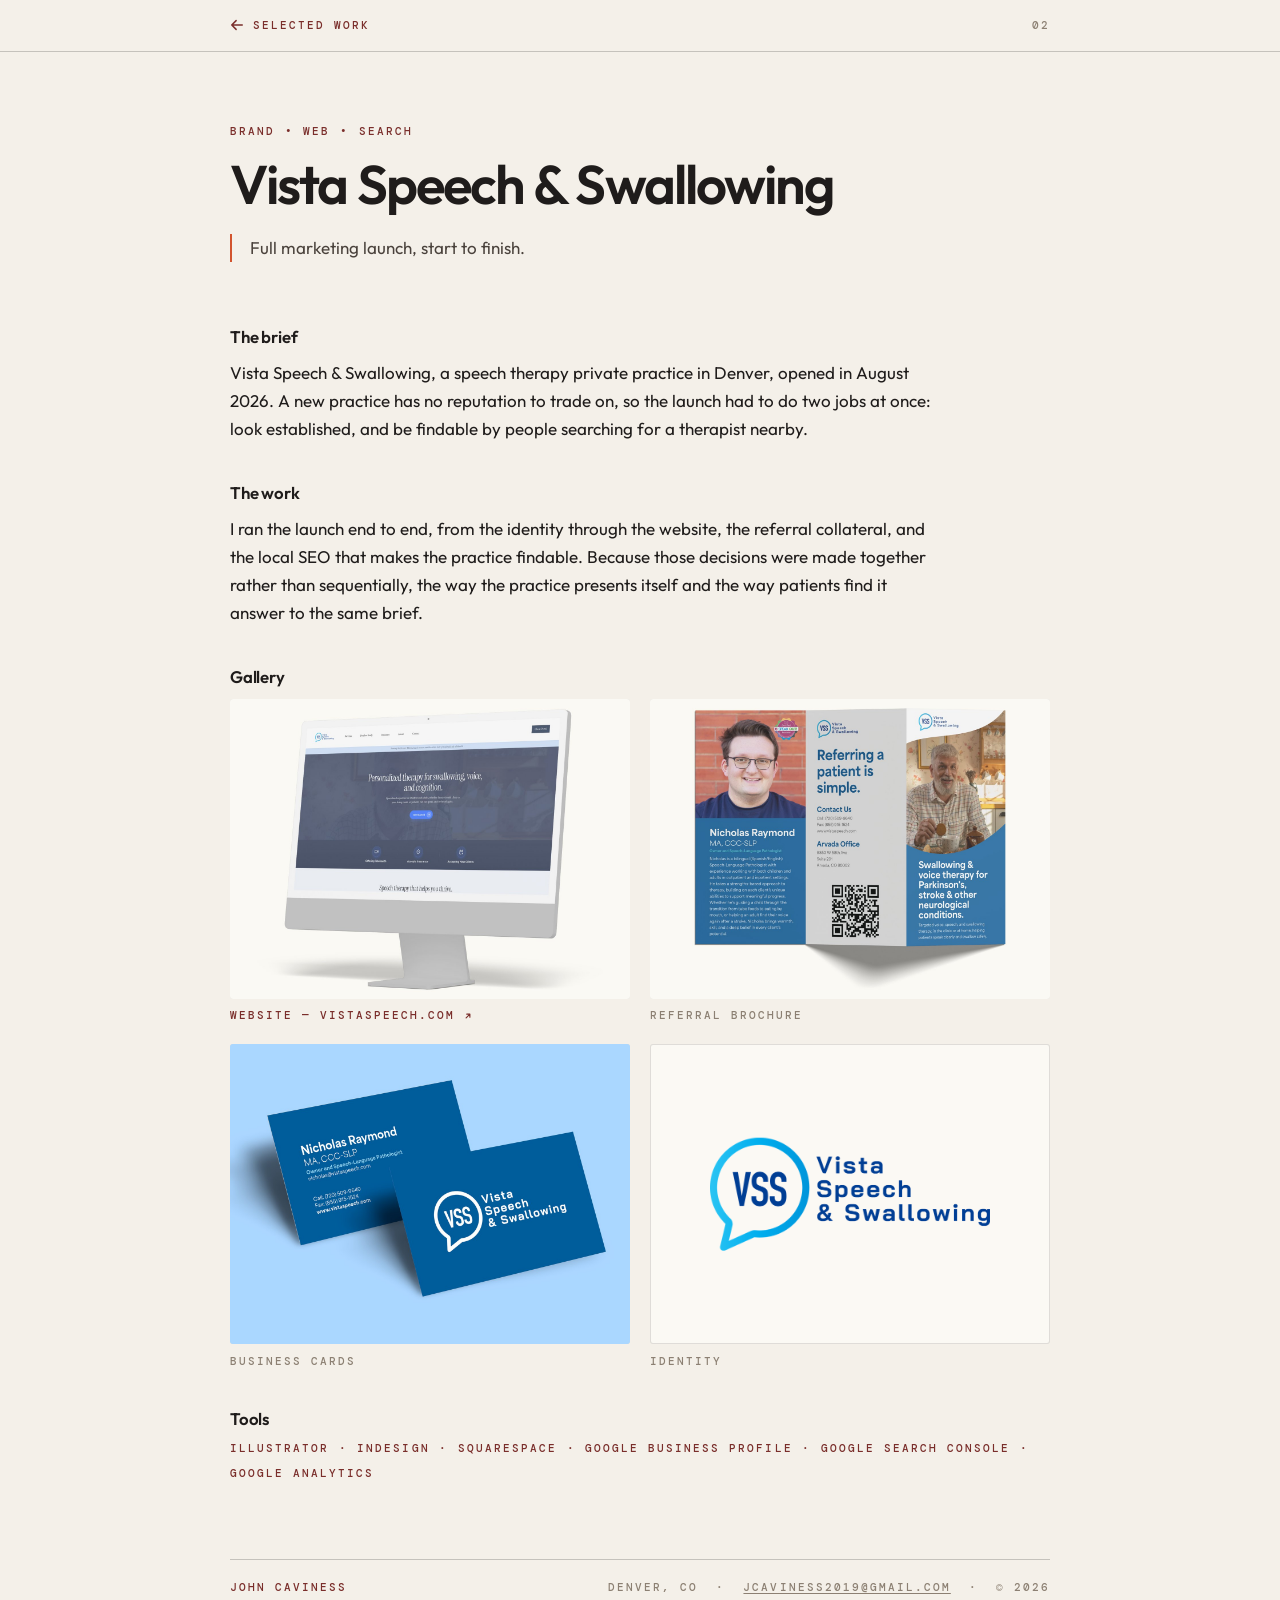
<file: projects/vista-speech-and-swallowing.html>
<!DOCTYPE html>
<html lang="en">
<head>
<meta charset="utf-8">
<meta name="viewport" content="width=device-width, initial-scale=1">
<meta name="robots" content="noindex, nofollow">
<title>Vista Speech & Swallowing &mdash; John Caviness</title>
<meta name="description" content="A full marketing launch for a new Denver speech therapy practice: identity, website, referral collateral, and local search.">
<link rel="canonical" href="https://johnmakeswebsites.github.io/portfolio/projects/vista-speech-and-swallowing.html">
<meta property="og:type" content="article">
<meta property="og:title" content="Vista Speech & Swallowing &mdash; John Caviness">
<meta property="og:description" content="A full marketing launch for a new Denver speech therapy practice: identity, website, referral collateral, and local search.">
<meta property="og:url" content="https://johnmakeswebsites.github.io/portfolio/projects/vista-speech-and-swallowing.html">
<link rel="preconnect" href="https://fonts.googleapis.com">
<link rel="preconnect" href="https://fonts.gstatic.com" crossorigin>
<link rel="stylesheet" href="https://fonts.googleapis.com/css2?family=Outfit:wght@300;400;500;600;700&family=DM+Mono:wght@400;500&display=swap">
<link rel="stylesheet" href="../assets/css/project.css">
</head>
<body>

<header class="top">
  <div class="wrap top-inner label">
    <a class="back" href="../index.html">
      <svg width="14" height="14" viewBox="0 0 16 16" fill="none" aria-hidden="true">
        <path d="M14 8H2M7 3L2 8l5 5" stroke="currentColor" stroke-width="1.7" stroke-linecap="round" stroke-linejoin="round"/>
      </svg>
      Selected work
    </a>
    <span class="idx">02</span>
  </div>
</header>

<div class="wrap head">
  <div class="disc label"><span>Brand</span><span>&bull;</span><span>Web</span><span>&bull;</span><span>Search</span></div>
  <h1>Vista Speech &amp; Swallowing</h1>
  <p class="role">Full marketing launch, start to finish.</p>
</div>

<main class="wrap body">
  <section>
    <h2>The brief</h2>
    <p>Vista Speech &amp; Swallowing, a speech therapy private practice in Denver, opened in August 2026. A new practice has no reputation to trade on, so the launch had to do two jobs at once: look established, and be findable by people searching for a therapist nearby.</p>
  </section>
  <section>
    <h2>The work</h2>
    <p>I ran the launch end to end, from the identity through the website, the referral collateral, and the local SEO that makes the practice findable. Because those decisions were made together rather than sequentially, the way the practice presents itself and the way patients find it answer to the same brief.</p>
  </section>
  <section>
    <h2>Gallery</h2>
    <div class="gallery">
      <figure>
        <a class="figlink" href="https://vistaspeech.com" target="_blank" rel="noopener">
          <div class="plate shot"><img src="../assets/img/work/vista-web.jpg" alt="The Vista Speech &amp; Swallowing website homepage on a desktop screen"></div>
          <figcaption class="label">
            Website &mdash; vistaspeech.com
            <svg width="10" height="10" viewBox="0 0 16 16" fill="none" aria-hidden="true">
              <path d="M5 11L11 5M11 5H6M11 5v5" stroke="currentColor" stroke-width="1.8" stroke-linecap="round" stroke-linejoin="round"/>
            </svg>
          </figcaption>
        </a>
      </figure>
      <figure>
        <div class="plate shot"><img src="../assets/img/work/vista-brochure.jpg" alt="Tri-fold referral brochure, outside spread"></div>
        <figcaption class="label">Referral brochure</figcaption>
      </figure>
      <figure>
        <div class="plate shot"><img src="../assets/img/work/vista-card.jpg" alt="Business cards, front and back"></div>
        <figcaption class="label">Business cards</figcaption>
      </figure>
      <figure>
        <div class="plate colour"><img src="../assets/img/logos/vista.png" alt="Vista Speech &amp; Swallowing logo"></div>
        <figcaption class="label">Identity</figcaption>
      </figure>
    </div>
  </section>
  <section>
    <h2>Tools</h2>
    <div class="tools label"><span>Illustrator</span><span>&middot;</span><span>InDesign</span><span>&middot;</span><span>Squarespace</span><span>&middot;</span><span>Google Business Profile</span><span>&middot;</span><span>Google Search Console</span><span>&middot;</span><span>Google Analytics</span></div>
  </section>
</main>

<footer class="wrap foot label">
  <a class="back" href="../index.html">John Caviness</a>
  <span>Denver, CO &nbsp;&middot;&nbsp; <a class="foot-mail" href="mailto:jcaviness2019@gmail.com">jcaviness2019@gmail.com</a> &nbsp;&middot;&nbsp; &copy; 2026</span>
</footer>

<script src="../assets/js/lightbox.js" defer></script>
</body>
</html>
</file>
<file: assets/css/project.css>
/* Project pages. Same stock, ink and type as the index; simpler furniture,
   because these are read rather than scanned. */
:root{
  --paper:#F4F0E9;
  --plate:#FBF9F4;
  --ink:#1F1C1B;
  --ox:#7A2E2B;
  --vermilion:#D2542E;
  --stone:#8C8073;
  --fs-h1:clamp(2.1rem,4.6vw,3.4rem);
  --fs-label:.7rem;
  --gutter:clamp(1.5rem,5vw,5rem);
  --max:820px;
  --ease:cubic-bezier(.22,.61,.36,1);
}
*,*::before,*::after{box-sizing:border-box;}
html{-webkit-text-size-adjust:100%;}
body{
  margin:0;background:var(--paper);color:var(--ink);
  font-family:"Outfit",-apple-system,BlinkMacSystemFont,"Segoe UI",sans-serif;
  font-size:1.0625rem;line-height:1.65;-webkit-font-smoothing:antialiased;
}
img{max-width:100%;display:block;}
.wrap{width:min(100% - var(--gutter)*2,var(--max));margin-inline:auto;}
.label{
  font-family:"DM Mono",ui-monospace,"SFMono-Regular",Menlo,monospace;
  font-size:var(--fs-label);font-weight:500;letter-spacing:.18em;
  text-transform:uppercase;line-height:1.4;
}
.top{padding-block:1.1rem;border-bottom:1px solid rgba(31,28,27,.22);}
.top-inner{display:flex;align-items:center;justify-content:space-between;gap:1.5rem;}
.back{color:var(--ox);text-decoration:none;display:inline-flex;align-items:center;gap:.55rem;}
.back:hover,.back:focus-visible{text-decoration:underline;}
.top .idx{color:var(--stone);}
.head{padding-block:clamp(2.5rem,6vw,4.5rem) clamp(1.75rem,4vw,2.75rem);}
.disc{color:var(--ox);display:flex;flex-wrap:wrap;gap:.6rem;margin-bottom:1.1rem;}
h1{font-size:var(--fs-h1);font-weight:600;line-height:1.02;letter-spacing:-.035em;margin:0;text-wrap:balance;}
.role{
  margin-top:1.35rem;padding-left:1.1rem;border-left:2px solid var(--vermilion);
  color:#4A423C;
}
.body{padding-bottom:clamp(3rem,6vw,5rem);display:grid;gap:2.25rem;}
.tools{color:var(--ox);display:flex;flex-wrap:wrap;gap:.6rem;}
.body h2{font-size:1.05rem;font-weight:600;letter-spacing:-.01em;margin:0 0 .5rem;}
.body p{margin:0 0 .85rem;max-width:64ch;}
.body p:last-child{margin-bottom:0;}
.gallery{display:grid;gap:1.25rem;grid-template-columns:repeat(auto-fill,minmax(min(100%,300px),1fr));}
figure{margin:0;}
.plate{
  position:relative;aspect-ratio:4/3;border-radius:3px;overflow:hidden;
  background:var(--plate);box-shadow:inset 0 0 0 1px rgba(31,28,27,.13);
}
.plate img{
  position:absolute;left:50%;top:50%;transform:translate(-50%,-50%);
  width:62%;max-height:52%;object-fit:contain;filter:brightness(0);opacity:.82;
}
.plate.shot img{
  position:static;transform:none;
  width:100%;height:100%;max-height:none;
  object-fit:cover;filter:none;opacity:1;
}
/* full-colour marks print as supplied — no ink conversion */
.plate.colour img{filter:none;opacity:1;width:70%;}
figcaption{margin-top:.6rem;color:var(--stone);}
.figlink{text-decoration:none;color:inherit;display:block;}
.figlink .plate{transition:box-shadow .3s var(--ease);}
.figlink:hover .plate,.figlink:focus-visible .plate{box-shadow:inset 0 0 0 1px rgba(31,28,27,.13),4px 4px 0 0 var(--vermilion);}
.figlink figcaption{color:var(--ox);display:flex;align-items:center;gap:.45rem;}
.foot{
  border-top:1px solid rgba(31,28,27,.22);padding-block:1.25rem 2.5rem;
  display:flex;justify-content:space-between;gap:1.5rem;flex-wrap:wrap;color:var(--stone);
}
.foot-mail{color:inherit;text-decoration:underline;text-underline-offset:2px;}
.foot-mail:hover,.foot-mail:focus-visible{color:var(--ox);}
a:focus-visible{outline:2px solid var(--vermilion);outline-offset:3px;border-radius:2px;}

/* Lightbox. The button wrapper is inserted by assets/js/lightbox.js, so
   everything below only ever applies when the script has run. */
.plate-button{
  display:block;width:100%;padding:0;border:0;background:none;
  font:inherit;color:inherit;cursor:zoom-in;
}
.plate-button .plate{transition:box-shadow .3s var(--ease);}
.plate-button:hover .plate,.plate-button:focus-visible .plate{
  box-shadow:inset 0 0 0 1px rgba(31,28,27,.13),4px 4px 0 0 var(--vermilion);
}
.plate-button:focus{outline:none;}
.plate-button:focus-visible{outline:2px solid var(--vermilion);outline-offset:3px;border-radius:2px;}
.lightbox-open{overflow:hidden;}
.lightbox{
  border:0;padding:0;margin:auto;background:none;color:var(--paper);
  width:100%;max-width:100%;height:100%;max-height:100%;overflow:hidden;
}
.lightbox::backdrop{background:rgba(20,17,16,.92);}
.lightbox-fig{
  margin:0;position:absolute;top:50%;left:50%;transform:translate(-50%,-50%);
  max-width:min(1100px,92vw);
}
.lightbox-fig img{
  width:auto;height:auto;max-width:min(1100px,92vw);max-height:82vh;
  border-radius:3px;margin-inline:auto;
}
/* Marks are drawn small and sit on their own stock, as on the page. */
.lightbox.is-mark .lightbox-fig img{
  max-width:min(560px,80vw);background:var(--plate);
  padding:clamp(2rem,6vw,4rem);
}
.lightbox figcaption{margin-top:.9rem;color:var(--paper);opacity:.72;text-align:center;}
.lightbox-close{
  position:absolute;top:0;right:0;z-index:1;
  display:inline-flex;align-items:center;gap:.45rem;
  padding:1.15rem var(--gutter);border:0;background:none;cursor:pointer;
  font-family:inherit;color:var(--paper);opacity:.72;
}
.lightbox-close:hover,.lightbox-close:focus-visible{opacity:1;}
.lightbox-close:focus-visible{outline:2px solid var(--vermilion);outline-offset:-4px;}
@media (prefers-reduced-motion:no-preference){
  .lightbox[open] .lightbox-fig{animation:lightbox-in .32s var(--ease) both;}
}
@keyframes lightbox-in{from{opacity:0;transform:translate(-50%,-48%) scale(.98);}}
.lightbox-step{
  position:absolute;top:50%;transform:translateY(-50%);z-index:1;
  display:flex;align-items:center;justify-content:center;
  width:clamp(2.75rem,7vw,3.5rem);aspect-ratio:1;
  border:0;border-radius:50%;background:rgba(244,240,233,.1);
  color:var(--paper);opacity:.72;cursor:pointer;
  transition:opacity .2s var(--ease),background .2s var(--ease);
}
.lightbox-step:hover,.lightbox-step:focus-visible{opacity:1;background:rgba(244,240,233,.2);}
.lightbox-step:focus-visible{outline:2px solid var(--vermilion);outline-offset:2px;}
.lightbox-prev{left:clamp(.4rem,2vw,1.5rem);}
.lightbox-next{right:clamp(.4rem,2vw,1.5rem);}
</file>
<file: assets/project.css>
/* Project pages. Same stock, ink and type as the index; simpler furniture,
   because these are read rather than scanned. */
:root{
  --paper:#F4F0E9;
  --plate:#FBF9F4;
  --ink:#1F1C1B;
  --ox:#7A2E2B;
  --ochre:#B5883F;
  --stone:#8C8073;
  --fs-h1:clamp(2.1rem,4.6vw,3.4rem);
  --fs-label:.7rem;
  --gutter:clamp(1.5rem,5vw,5rem);
  --max:820px;
  --ease:cubic-bezier(.22,.61,.36,1);
}
*,*::before,*::after{box-sizing:border-box;}
html{-webkit-text-size-adjust:100%;}
body{
  margin:0;background:var(--paper);color:var(--ink);
  font-family:"Outfit",-apple-system,BlinkMacSystemFont,"Segoe UI",sans-serif;
  font-size:1.0625rem;line-height:1.65;-webkit-font-smoothing:antialiased;
}
img{max-width:100%;display:block;}
.wrap{width:min(100% - var(--gutter)*2,var(--max));margin-inline:auto;}
.label{
  font-family:"DM Mono",ui-monospace,"SFMono-Regular",Menlo,monospace;
  font-size:var(--fs-label);font-weight:500;letter-spacing:.18em;
  text-transform:uppercase;line-height:1.4;
}
.top{padding-block:1.1rem;border-bottom:1px solid rgba(31,28,27,.22);}
.top-inner{display:flex;align-items:center;justify-content:space-between;gap:1.5rem;}
.back{color:var(--ox);text-decoration:none;display:inline-flex;align-items:center;gap:.55rem;}
.back:hover,.back:focus-visible{text-decoration:underline;}
.top .idx{color:var(--stone);}
.head{padding-block:clamp(2.5rem,6vw,4.5rem) clamp(1.75rem,4vw,2.75rem);}
.disc{color:var(--ox);display:flex;flex-wrap:wrap;gap:.6rem;margin-bottom:1.1rem;}
h1{font-size:var(--fs-h1);font-weight:600;line-height:1.02;letter-spacing:-.035em;margin:0;text-wrap:balance;}
.role{
  margin-top:1.35rem;padding-left:1.1rem;border-left:2px solid var(--ochre);
  color:#4A423C;
}
.body{padding-bottom:clamp(3rem,6vw,5rem);display:grid;gap:2.25rem;}
.body h2{font-size:1.05rem;font-weight:600;letter-spacing:-.01em;margin:0 0 .5rem;}
.body p{margin:0 0 .85rem;max-width:64ch;}
.body p:last-child{margin-bottom:0;}
.gallery{display:grid;gap:1.25rem;grid-template-columns:repeat(auto-fill,minmax(min(100%,300px),1fr));}
figure{margin:0;}
.plate{
  position:relative;aspect-ratio:4/3;border-radius:3px;overflow:hidden;
  background:var(--plate);box-shadow:inset 0 0 0 1px rgba(31,28,27,.13);
}
.plate img{
  position:absolute;left:50%;top:50%;transform:translate(-50%,-50%);
  width:62%;max-height:52%;object-fit:contain;filter:brightness(0);opacity:.82;
}
.plate.shot img{
  position:static;transform:none;
  width:100%;height:100%;max-height:none;
  object-fit:cover;filter:none;opacity:1;
}
/* full-colour marks print as supplied — no ink conversion */
.plate.colour img{filter:none;opacity:1;width:70%;}
figcaption{margin-top:.6rem;color:var(--stone);}
.figlink{text-decoration:none;color:inherit;display:block;}
.figlink .plate{transition:box-shadow .3s var(--ease);}
.figlink:hover .plate,.figlink:focus-visible .plate{box-shadow:inset 0 0 0 1px rgba(31,28,27,.13),4px 4px 0 0 var(--ochre);}
.figlink figcaption{color:var(--ox);display:flex;align-items:center;gap:.45rem;}
.foot{
  border-top:1px solid rgba(31,28,27,.22);padding-block:1.25rem 2.5rem;
  display:flex;justify-content:space-between;gap:1.5rem;flex-wrap:wrap;color:var(--stone);
}
a:focus-visible{outline:2px solid var(--ochre);outline-offset:3px;border-radius:2px;}
</file>
